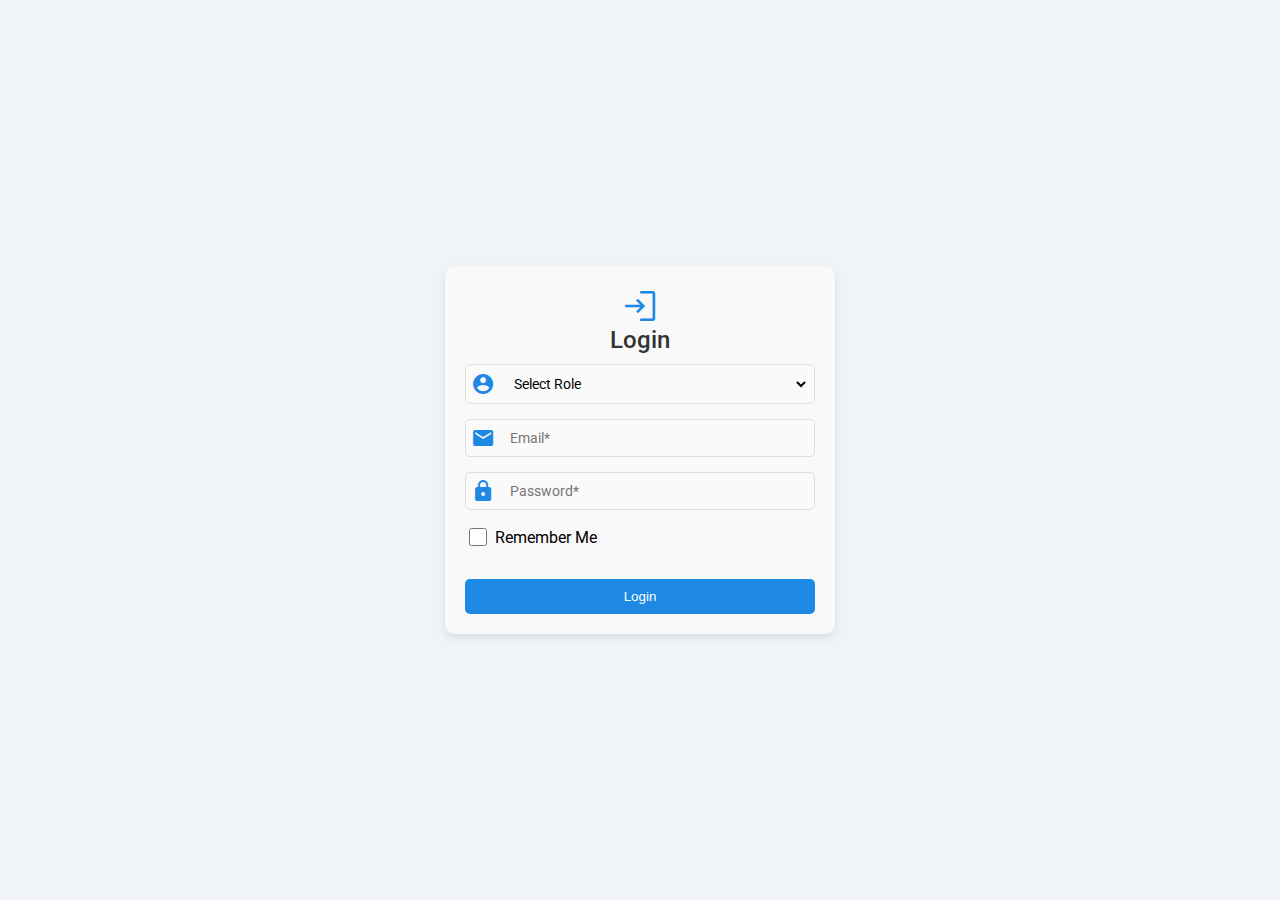
<file: index.html>
<!DOCTYPE html>
<html lang="en">
<head>
  <meta charset="UTF-8">
  <meta name="viewport" content="width=device-width, initial-scale=1.0">
  <title>Mentorship Platform Login</title>
  <link href="https://fonts.googleapis.com/css2?family=Roboto:wght@400;500&display=swap" rel="stylesheet">
  <link href="https://fonts.googleapis.com/icon?family=Material+Icons" rel="stylesheet">
  <link rel="stylesheet"
    href="https://fonts.googleapis.com/css2?family=Material+Symbols+Outlined:opsz,wght,FILL,GRAD@20..48,100..700,0..1,-50..200&icon_names=login" />
  <link rel="stylesheet" href="./CSS/styles.css">
  <link rel="icon" type="image/x-icon" href="./ASSETS/STUDENT-DASHBOARD/Logo.jpg">
</head>
<body>
  <div class="login-container">
    <span class="material-symbols-outlined">
      login
    </span>
    <h2>Login</h2>
    <form id="login-form">
      <div class="input-group">
        <span class="material-icons">account_circle</span>
        <select id="role" required>
          <option value="" disabled selected>Select Role</option>
          <option value="student">Student</option>
          <option value="mentor">Mentor</option>
        </select>
      </div>
      <div class="input-group">
        <span class="material-icons">email</span>
        <input type="email" id="email" placeholder="Email*" required>
      </div>
      <div class="input-group">
        <span class="material-icons">lock</span>
        <input type="password" id="password" placeholder="Password*" required>
      </div>
      <div class="input-group" id="mentor-id-group" style="display: none;">
        <span class="material-icons">badge</span>
        <input type="text" id="mentor-id" placeholder="Mentor ID">
      </div>
      <div class="remember-me">
        <input type="checkbox" id="rememberMeCheckbox" class="remember-me-checkbox">
        <label for="rememberMeCheckbox" class="remember-me-label">Remember Me</label>
      </div>
      <input type="submit" value="Login">
    </form>
  </div>
  <script src="./JS/script.js"></script>
</body>
</html>
</file>
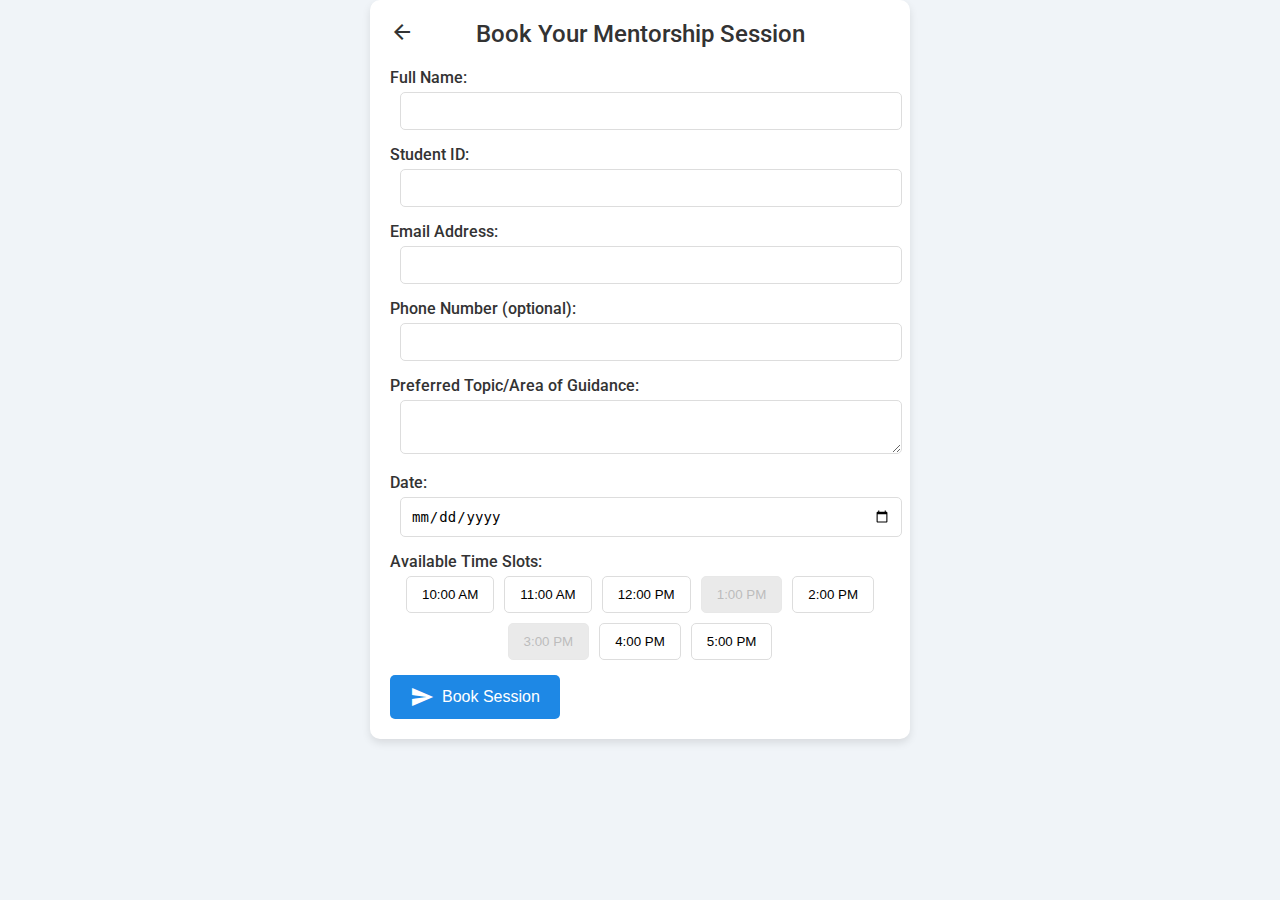
<file: book-slot.html>
<!DOCTYPE html>
<html lang="en">
<head>
    <meta charset="UTF-8">
    <meta name="viewport" content="width=device-width, initial-scale=1.0">
    <title>Book a Mentorship Slot</title>
    <link href="https://fonts.googleapis.com/css2?family=Roboto:wght@400;500&display=swap" rel="stylesheet">
    <link href="https://fonts.googleapis.com/icon?family=Material+Icons" rel="stylesheet">
    <link rel="stylesheet" href="./CSS/book-slot.css">
    <link rel="icon" type="image/x-icon" href="./ASSETS/STUDENT-DASHBOARD/Logo.jpg">
</head>
<body>
    <div class="booking-form-container">
        <span class="material-icons go-back" onclick="goBack()">arrow_back</span>
        <form id="booking-form">
            <h2>Book Your Mentorship Session</h2>
            
            <label for="student-name">Full Name:</label>
            <input type="text" id="student-name" name="student-name" required>
            
            <label for="student-id">Student ID:</label>
            <input type="text" id="student-id" name="student-id" required>
            
            <label for="email">Email Address:</label>
            <input type="email" id="email" name="email" required>
            
            <label for="phone">Phone Number (optional):</label>
            <input type="tel" id="phone" name="phone">
            
            <label for="guidance-topic">Preferred Topic/Area of Guidance:</label>
            <textarea id="guidance-topic" name="guidance-topic" required></textarea>
            
            <label for="date">Date:</label>
            <input type="date" name="date" id="date">
            
            <label for="timeslot">Available Time Slots:</label>
            <div class="timeslot-container" id="timeslot-container">
                <!-- Static slots with some booked -->
                <button type="button" class="timeslot" data-value="10:00 AM">10:00 AM</button>
                <button type="button" class="timeslot" data-value="11:00 AM">11:00 AM</button>
                <button type="button" class="timeslot" data-value="12:00 PM">12:00 PM</button>
                <button type="button" class="timeslot booked" data-value="1:00 PM" disabled>1:00 PM</button>
                <button type="button" class="timeslot" data-value="2:00 PM">2:00 PM</button>
                <button type="button" class="timeslot booked" data-value="3:00 PM" disabled>3:00 PM</button>
                <button type="button" class="timeslot" data-value="4:00 PM">4:00 PM</button>
                <button type="button" class="timeslot" data-value="5:00 PM">5:00 PM</button>
            </div>
            
            <input type="hidden" id="timeslot" name="timeslot" required>
            
            <button type="submit">
                <span class="material-icons">send</span> Book Session
            </button>
        </form>
    </div>
    <div class="success-message" id="successMessage">
        <span class="material-icons">check_circle</span>
        <p>Slot booked successfully!</p>
    </div>
    <script src="./JS/book-slot.js"></script>
</body>
</html>
</file>
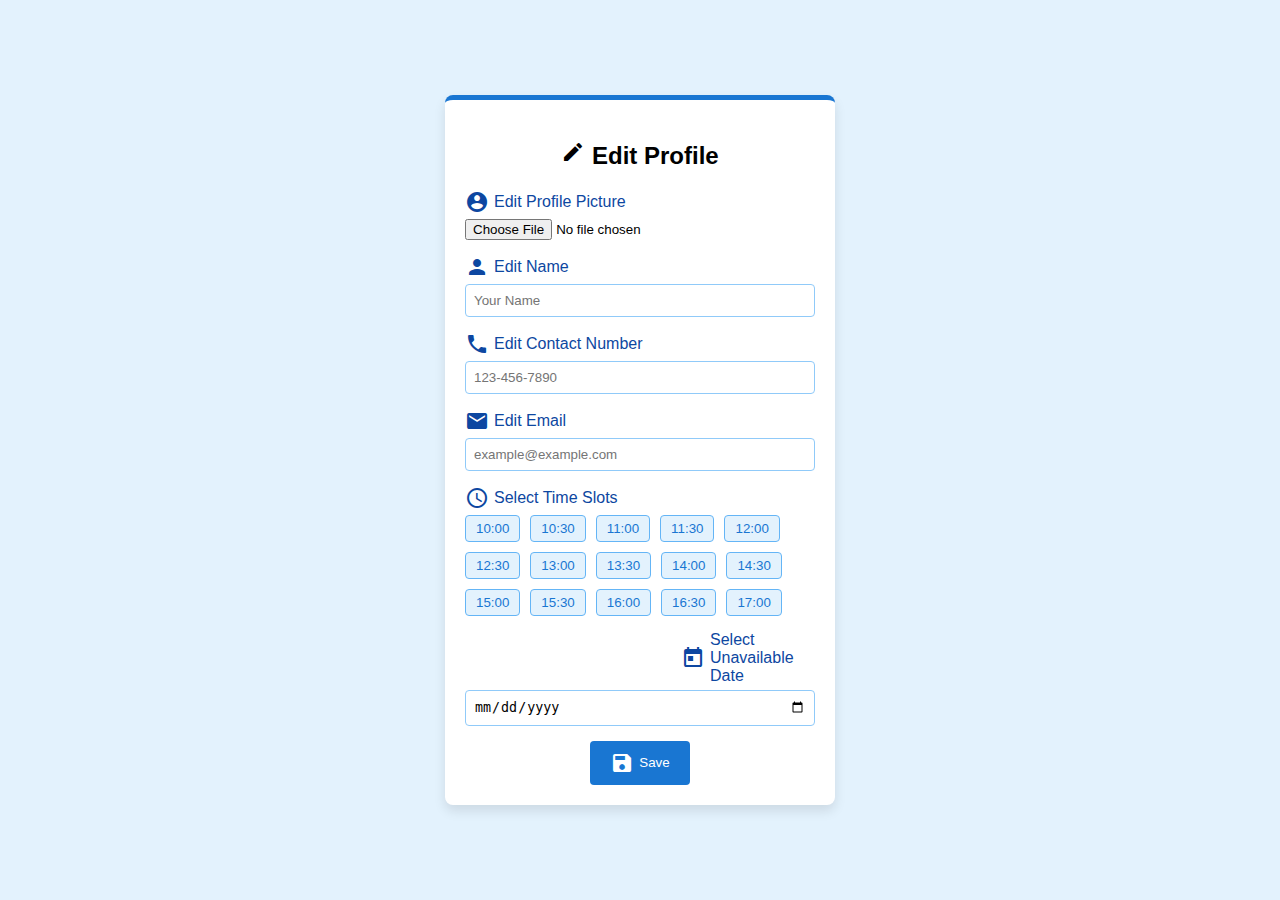
<file: edit-profile.html>
<!DOCTYPE html>
<html lang="en">

<head>
    <meta charset="UTF-8">
    <meta name="viewport" content="width=device-width, initial-scale=1.0">
    <title>Edit Profile Card</title>
    <link rel="stylesheet" href="./CSS/edit-profile.css">
    <link rel="icon" type="image/x-icon" href="./ASSETS/STUDENT-DASHBOARD/Logo.jpg">
    <link href="https://fonts.googleapis.com/css2?family=Material+Icons" rel="stylesheet">
</head>

<body>
    <div class="profile-card2">
        <h2><span class="material-icons">edit</span> Edit Profile</h2>
        <div class="profile-picture2">
            <label for="profilePic"><span class="material-icons">account_circle</span> Edit Profile Picture</label>
            <input type="file" id="profilePic2" accept="image/*">
        </div>
        <div class="input-group2">
            <label for="name"><span class="material-icons">person</span> Edit Name</label>
            <input type="text" id="name" placeholder="Your Name">
        </div>
        <div class="input-group2">
            <label for="contact"><span class="material-icons">phone</span> Edit Contact Number</label>
            <input type="tel" id="contact" placeholder="123-456-7890">
        </div>
        <div class="input-group2">
            <label for="email"><span class="material-icons">email</span> Edit Email</label>
            <input type="email" id="email" placeholder="example@example.com">
        </div>
        <div class="time-slots2">
            <label><span class="material-icons">schedule</span> Select Time Slots</label>
            <div id="timeSlotsContainer"></div>
        </div>
        <div class="date-picker2">
            <label for="unavailableDate"><span class="material-icons">calendar_today</span> Select Unavailable
                Date</label>
            <input type="date" id="unavailableDate">
        </div>
        <button class="save-btn2" onclick="showSuccessMessage()"><span class="material-icons">save</span> Save</button>
    </div>

    <div class="success-message" id="successMessage">
        <span class="material-icons">check_circle</span>
        <p>Saved successfully!</p>
    </div>
    <script src="./JS/edit-profile.js"></script>
</body>

</html>
</file>
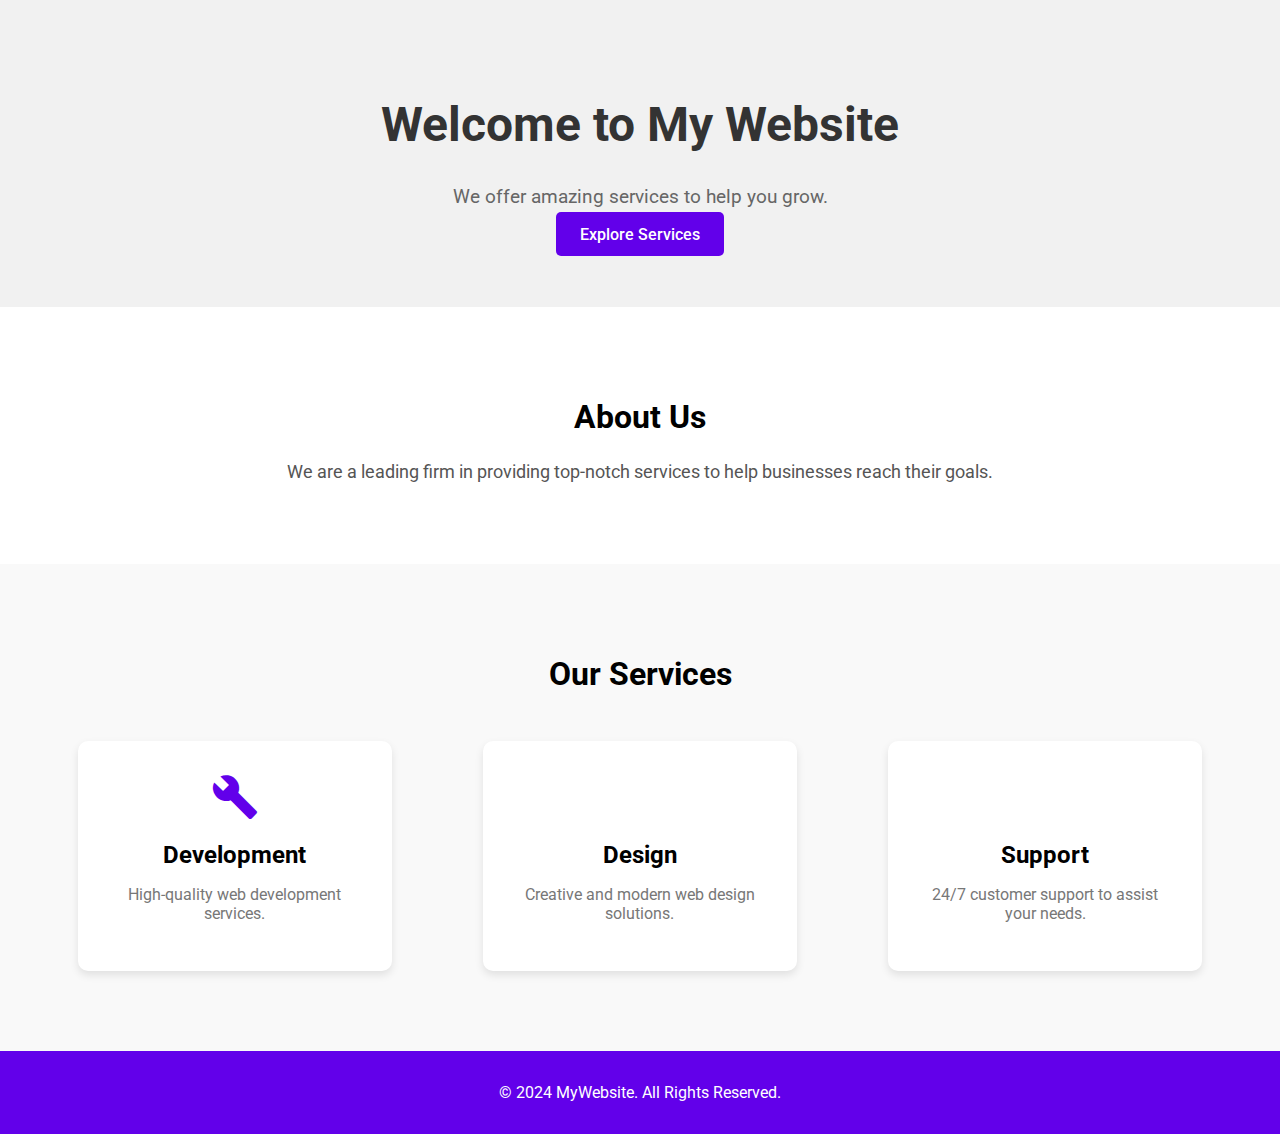
<file: homepage.html>
<!DOCTYPE html>
<html lang="en">
<head>
    <meta charset="UTF-8">
    <meta name="viewport" content="width=device-width, initial-scale=1.0">
    <meta http-equiv="X-UA-Compatible" content="ie=edge">
    <title>Homepage</title>

    <!-- Google Fonts -->
    <link href="https://fonts.googleapis.com/css2?family=Roboto:wght@300;400;500;700&display=swap" rel="stylesheet">
    
    <!-- Material Icons -->
    <link href="https://fonts.googleapis.com/icon?family=Material+Icons" rel="stylesheet">
    <link rel="icon" type="image/x-icon" href="./ASSETS/STUDENT-DASHBOARD/Logo.jpg">
    <!-- CSS -->
    <link rel="stylesheet" href="./CSS/homepage.css">
</head>
<body>
    <!-- Hero Section -->
    <section class="hero" id="home">
        <div class="hero-content">
            <h1>Welcome to My Website</h1>
            <p>We offer amazing services to help you grow.</p>
            <a href="#services" class="cta-button">Explore Services</a>
        </div>
    </section>

    <!-- About Section -->
    <section class="about" id="about">
        <h2>About Us</h2>
        <p>We are a leading firm in providing top-notch services to help businesses reach their goals.</p>
    </section>

    <!-- Services Section -->
    <section class="services" id="services">
        <h2>Our Services</h2>
        <div class="service-cards">
            <div class="card">
                <span class="material-icons">build</span>
                <h3>Development</h3>
                <p>High-quality web development services.</p>
            </div>
            <div class="card">
                <span class="material-icons">design_services</span>
                <h3>Design</h3>
                <p>Creative and modern web design solutions.</p>
            </div>
            <div class="card">
                <span class="material-icons">support_agent</span>
                <h3>Support</h3>
                <p>24/7 customer support to assist your needs.</p>
            </div>
        </div>
    </section>

    <!-- Footer Section -->
    <footer>
        <p>&copy; 2024 MyWebsite. All Rights Reserved.</p>
    </footer>


</body>
</html>
</file>
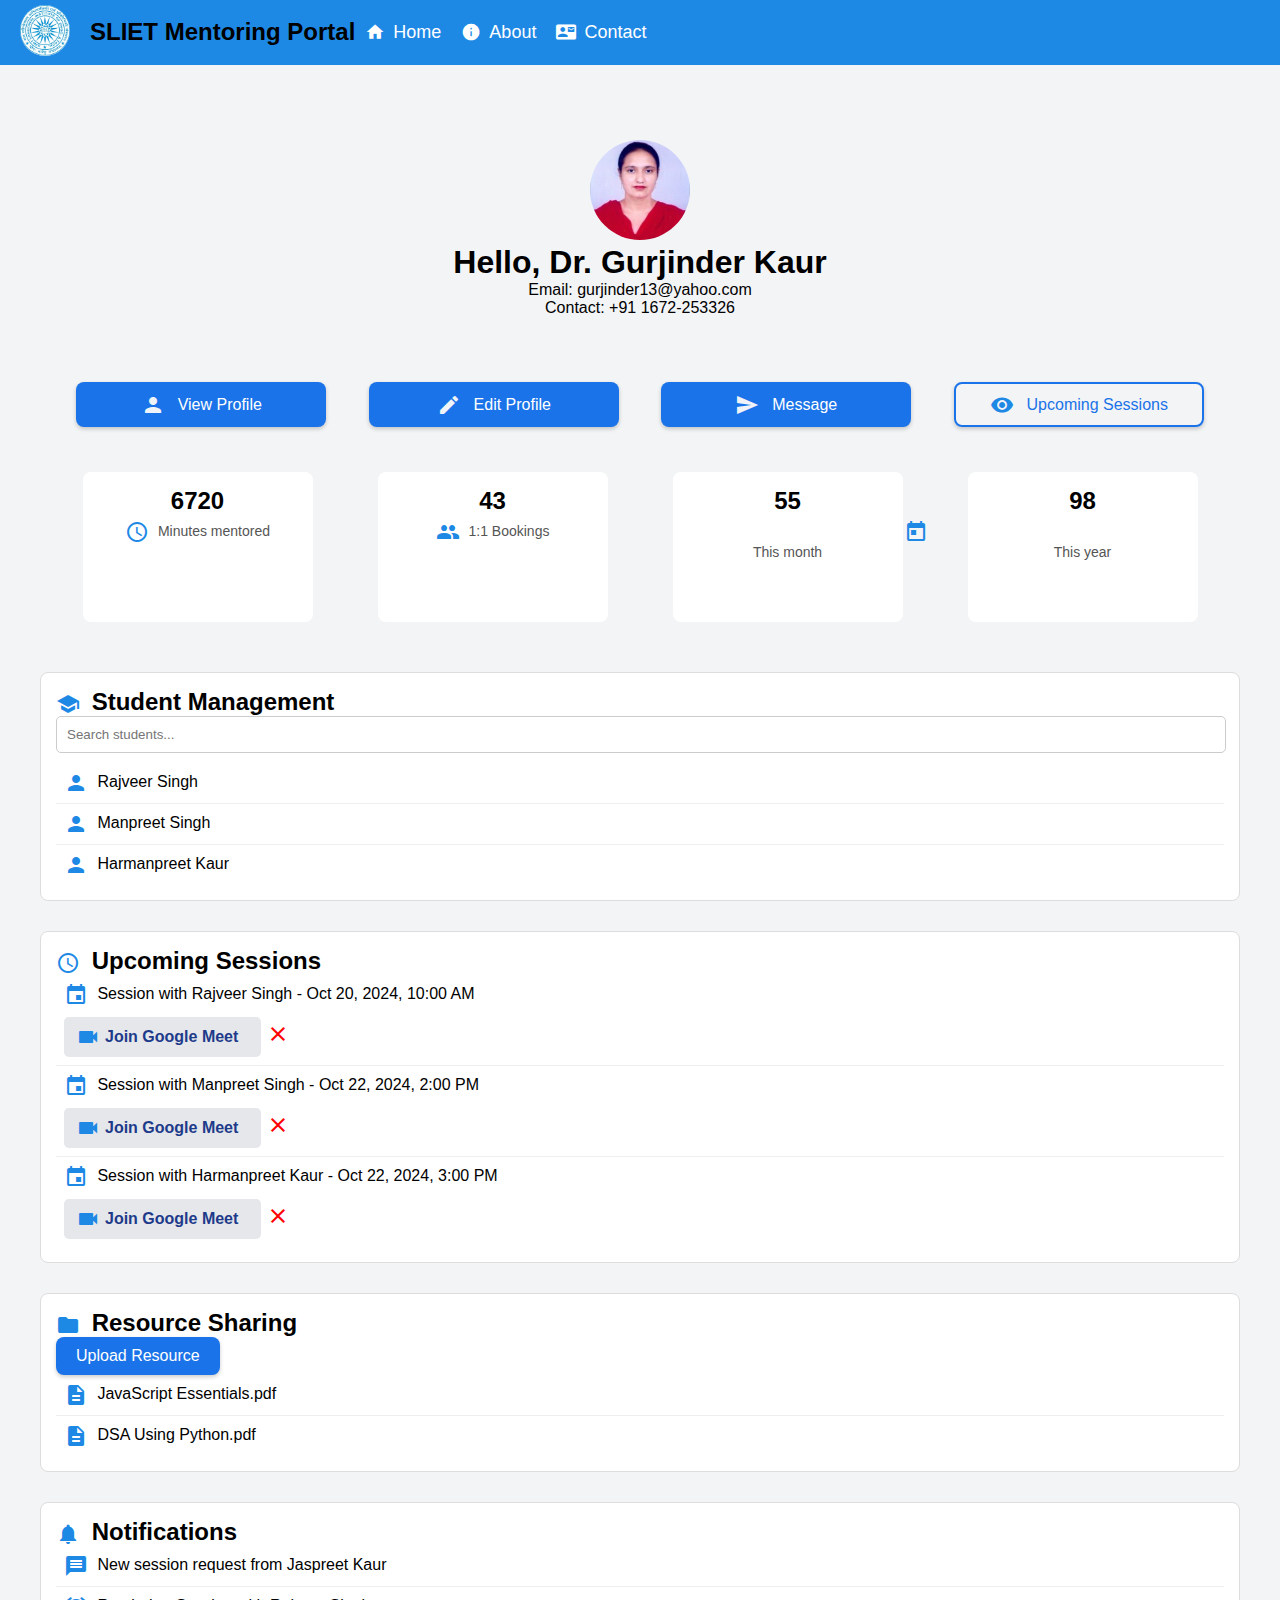
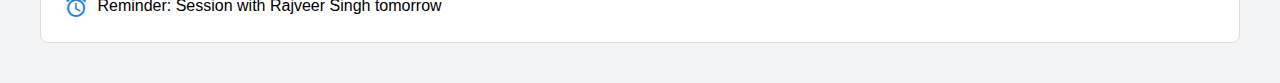
<file: mentor-dashboard.html>
<!DOCTYPE html>
<html lang="en">

<head>
    <meta charset="UTF-8">
    <meta name="viewport" content="width=device-width, initial-scale=1.0">
    <title>Mentor Dashboard</title>
    <link rel="stylesheet" href="./CSS/mentor-dashboard.css">
    <link rel="stylesheet" href="./CSS/profile.css">
    <link rel="stylesheet" href="https://fonts.googleapis.com/icon?family=Material+Icons">
    <link rel="icon" type="image/x-icon" href="./ASSETS/STUDENT-DASHBOARD/Logo.jpg">
</head>

<body>

    <nav class="navbar" style="position: fixed;">
        <div class="navbar-container">
            <div class="logo">
                <img src="./ASSETS/STUDENT-DASHBOARD/Logo.jpg" alt="Logo" class="nav-logo-jpg" />
            </div>
            <div class="title">
                <h1 style="color: black;">SLIET Mentoring Portal</h1>
            </div>
            <ul class="nav-links">
                <li><a href="/Zeus-BT/index.html"><i class="material-icons" style="color: white; margin-left: 10px;">home</i>Home</a>
                </li>
                <li><a href="/Zeus-BT/about.html"><i class="material-icons" style="color: white;">info</i>About</a></li>
                <li><a href="/Zeus-BT/contact-us.html"><i class="material-icons" style="color: white;">contact_mail</i>Contact</a></li>
            </ul>
        </div>
    </nav>
    <div class="dashboard">
        <main class="dashboard-main">
            <div class="user-info">
                <img src="./assets/placeholder-image.jpeg" alt="Your Profile Picture">
                <h1>Hello, Dr. Gurjinder Kaur</h1>
                <p>Email: gurjinder13@yahoo.com</p>
                <p>Contact: +91 1672-253326</p>
            </div>

            <div class="quick-actions">
                <button onclick="viewProfile()" class="custom-button">
                    <span class="material-icons white">person</span>
                    View Profile
                </button>
                <a href="./edit-profile.html" target="asdfasdf" style="text-decoration: none">

                    <button class="custom-button" id="editProfileIcon">
                        <span class="material-icons white">edit</span>
                        Edit Profile
                    </button>
                </a>

                <button class="custom-button" onclick="openMessageModal()">
                    <span class="material-icons white">send</span>
                    Message
                </button>
                <button class="outlined-button" onclick="scrollToSection()">
                    <span class="material-icons">visibility</span>
                    Upcoming Sessions
                </button>
            </div>

            <div class="statistics">
                <div class="statistic" data-category="minutesMentored">
                    <h2>6720</h2>
                    <p><span class="material-icons">access_time</span> Minutes mentored</p>
                </div>
                <div class="statistic" data-category="oneToOneBookings">
                    <h2>43</h2>
                    <p><span class="material-icons">people</span> 1:1 Bookings</p>
                </div>
                <div class="statistic" data-category="thisMonth">
                    <h2>55</h2>
                    <p><span class="material-icons">calendar_today</span> This month</p>
                </div>
                <div class="statistic" data-category="thisYear">
                    <h2>98</h2>
                    <p><span class="material-icons">calendar_month</span> This year</p>
                </div>
            </div>

            <div class="student-management">
                <h2><span class="material-icons">school</span> Student Management</h2>
                <input type="text" placeholder="Search students..." id="search-student">
                <ul id="student-list">
                    <li><span class="material-icons">person</span> Rajveer Singh</li>
                    <li><span class="material-icons">person</span> Manpreet Singh</li>
                    <li><span class="material-icons">person</span> Harmanpreet Kaur</li>
                </ul>
            </div>

            <div class="schedule" id="schedule">
                <h2><span class="material-icons">schedule</span> Upcoming Sessions</h2>
                <ul id="session-list">
                    <li>
                        <span class="material-icons">event</span> Session with Rajveer Singh - Oct 20, 2024, 10:00 AM
                        <div class="gmeet" style="display: flex;">
                            <a href="https://meet.google.com/abc-defg-hij" target="_blank" class="meet-link">
                                <span class="material-icons">videocam</span> Join Google Meet
                            </a>
                            <button class="cancel-btn ">
                                <span class="material-icons red">close</span>
                            </button>
                        </div>
                    </li>
                    <li><span class="material-icons">event</span> Session with Manpreet Singh - Oct 22, 2024, 2:00 PM
                        <div class="gmeet" style="display: flex;">
                            <a href="https://meet.google.com/abc-defg-hij" target="_blank" class="meet-link">
                                <span class="material-icons">videocam</span> Join Google Meet
                            </a>
                            <button class="cancel-btn ">
                                <span class="material-icons red">close</span>
                            </button>
                        </div>
                    </li>
                    <li><span class="material-icons">event</span> Session with Harmanpreet Kaur - Oct 22, 2024, 3:00 PM
                        <div class="gmeet" style="display: flex;">
                            <a href="https://meet.google.com/abc-defg-hij" target="_blank" class="meet-link">
                                <span class="material-icons">videocam</span> Join Google Meet
                            </a>
                            <button class="cancel-btn ">
                                <span class="material-icons red">close</span>
                            </button>
                        </div>
                    </li>
                </ul>
            </div>

            <div class="resources">
                <h2><span class="material-icons">folder</span> Resource Sharing</h2>
                <button class="custom-button" id="uploadResourceButton">
                    <input type="file" id="fileInput" style="display: none;" />
                    Upload Resource
                </button>
                <ul id="resource-list">
                    <li><span class="material-icons">description</span> JavaScript Essentials.pdf</li>
                    <li><span class="material-icons">description</span> DSA Using Python.pdf</li>
                </ul>
            </div>

            <div class="notifications">
                <h2><span class="material-icons">notifications</span> Notifications</h2>
                <ul id="notification-list">
                    <li><span class="material-icons">message</span> New session request from Jaspreet Kaur</li>
                    <li><span class="material-icons">alarm</span> Reminder: Session with Rajveer Singh tomorrow</li>
                </ul>
            </div>
        </main>
    </div>
    <!-- Translucent Overlay -->
    <div id="overlay" class="overlay hidden" onclick="closeProfile()"></div>

    <!-- Profile Section (will be populated dynamically) -->
    <div id="profileSection" class="profile-section hidden"></div>
    <div id="messageModal" class="modal hidden">
        <div class="modal-content">
            <span class="close-button" onclick="closeMessageModal()">&times;</span>
            <h1>Notice Page</h1>
            <div class="message-form">
                <select id="studentSelect">
                    <option value="">Select option</option>
                    <option value="Student 1">Rajveer Singh</option>
                    <option value="Student 2">Manpreet Singh</option>
                    <option value="Student 3">Harmanpreet Kaur</option>
                    <option value="Global Notice">Global Notice</option>
                </select>
                <input type="text" id="messageInput" placeholder="Type your message here..." />
                <button id="sendButton">Send</button>
            </div>

            <div class="message-list" id="messageList">
                <!-- Messages will appear here -->
            </div>
        </div>
    </div>
    <!-- Profile Edit Modal (Hidden by default) -->
    <div id="editProfileModal" class="modal hidden">
        <div class="modal-content profile-card">
            <span class="close" onclick="closeEditProfileModal()">&times;</span>
            <h2><span class="material-icons">edit</span> Edit Profile</h2>

            <div class="profile-picture">
                <label for="profilePic"><span class="material-icons">account_circle</span> Edit Profile Picture</label>
                <input type="file" id="profilePic" accept="image/*">
            </div>

            <div class="input-group">
                <label for="name"><span class="material-icons">person</span> Edit Name</label>
                <input type="text" id="name" placeholder="Your Name">
            </div>

            <div class="input-group">
                <label for="contact"><span class="material-icons">phone</span> Edit Contact Number</label>
                <input type="tel" id="contact" placeholder="123-456-7890">
            </div>

            <div class="input-group">
                <label for="email"><span class="material-icons">email</span> Edit Email</label>
                <input type="email" id="email" placeholder="example@example.com">
            </div>

            <div class="time-slots">
                <label><span class="material-icons">schedule</span> Select Unavailable Time Slots</label>
                <div id="timeSlotsContainer"></div>
            </div>

            <div class="date-picker">
                <label for="unavailableDate"><span class="material-icons">calendar_today</span> Select Unavailable
                    Date</label>
                <input type="date" id="unavailableDate">
            </div>

            <button class="save-btn" onclick="saveProfile()"><span class="material-icons">save</span> Save</button>
        </div>
    </div>


    <script src="./JS/mentor-dashboard.js"></script>
    <script src="./JS/profile.js"></script>

</body>

</html>
</file>
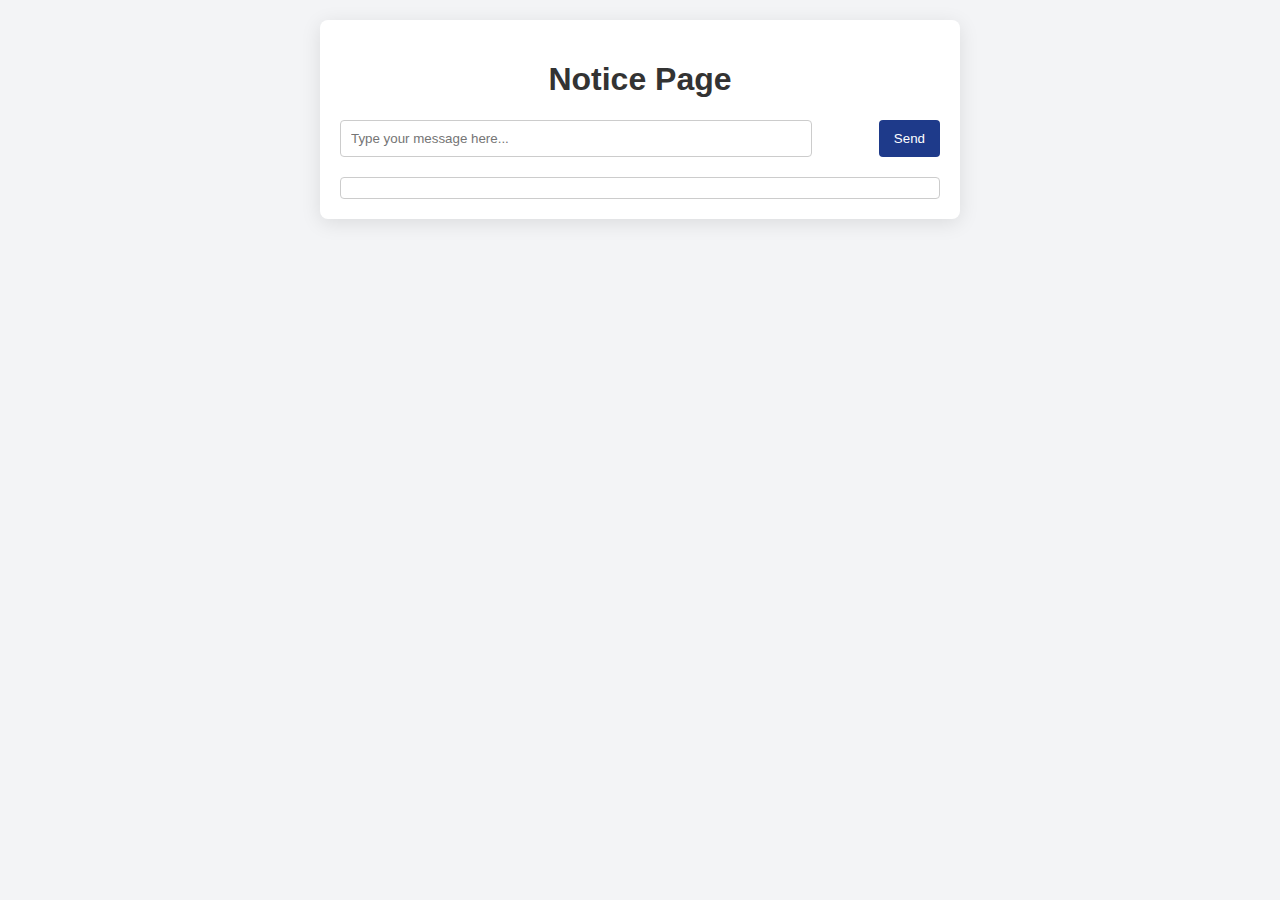
<file: message.html>
<!DOCTYPE html>
<html lang="en">

<head>
    <meta charset="UTF-8">
    <meta name="viewport" content="width=device-width, initial-scale=1.0">
    <title>Notice Page</title>
    <link rel="stylesheet" href="./CSS/message.css">
    <link rel="icon" type="image/x-icon" href="./ASSETS/STUDENT-DASHBOARD/Logo.jpg">
</head>

<body>
    <div class="container">
        <h1>Notice Page</h1>
        <div class="message-form">
            <input type="text" id="messageInput" placeholder="Type your message here..." />
            <button id="sendButton">Send</button>
        </div>
        <div class="message-list" id="messageList">
            <!-- Messages will appear here -->
        </div>
    </div>

    <script src="./JS/message.js"></script>
</body>

</html>
</file>
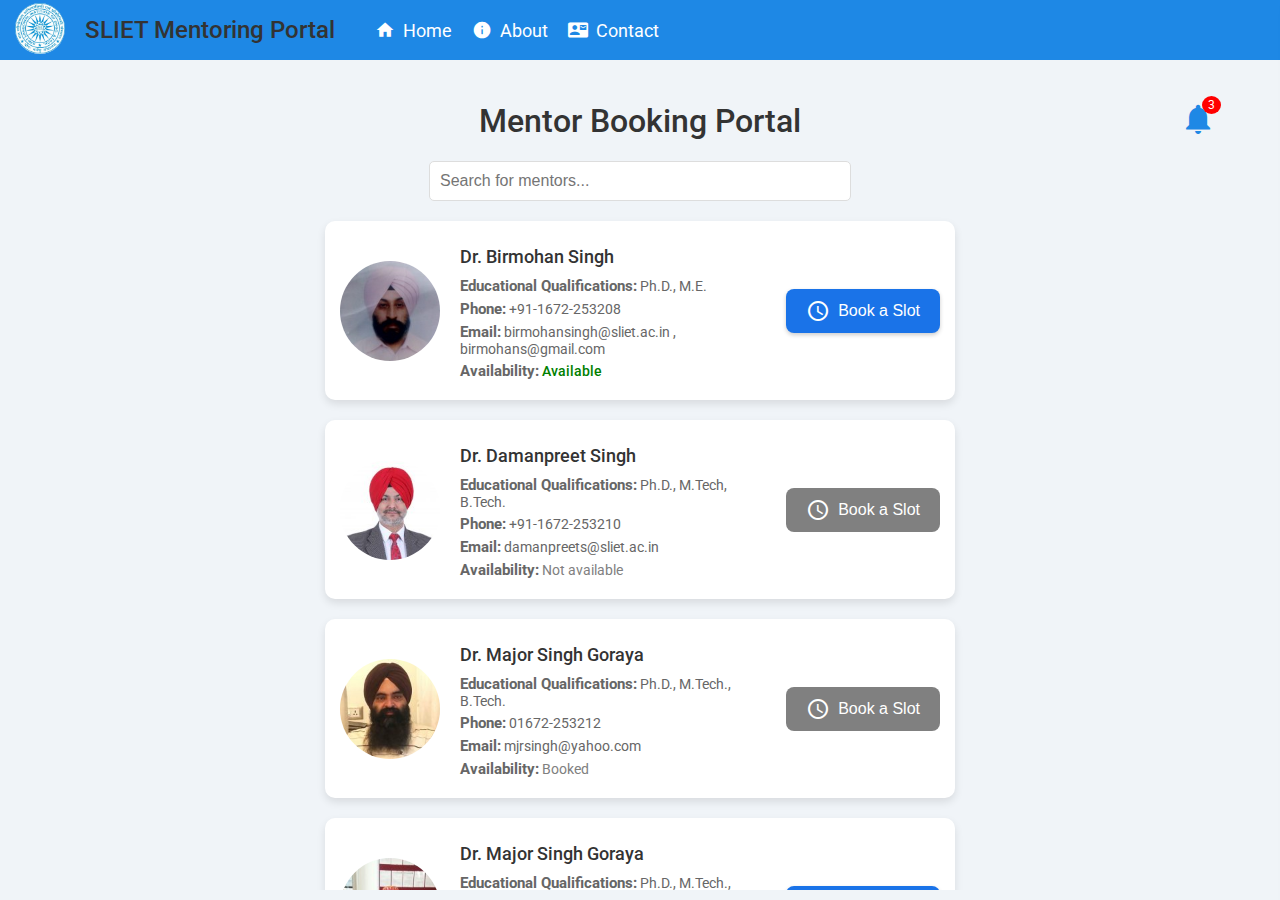
<file: student-dashboard.html>
<!DOCTYPE html>
<html lang="en">

<head>
    <meta charset="UTF-8">
    <meta name="viewport" content="width=device-width, initial-scale=1.0">
    <title>Mentor Booking Portal</title>
    <link href="https://fonts.googleapis.com/css2?family=Roboto:wght@400;500&display=swap" rel="stylesheet">
    <link href="https://fonts.googleapis.com/icon?family=Material+Icons" rel="stylesheet">
    <link rel="stylesheet" href="./CSS/student-dashboard.css">
    <link rel="icon" type="image/x-icon" href="./ASSETS/STUDENT-DASHBOARD/Logo.jpg">
</head>

<body>
    <!-- <header>
        <nav>
            <a href="index.html">Home</a>
            <a href="about.html">About</a>
            <a href="contact.html">Contact Us</a>
        </nav>
    </header> -->
    <nav class="navbar">
        <div class="navbar-container">
            <div class="logo">
                <img src="././ASSETS/STUDENT-DASHBOARD/Logo.jpg" alt="Logo" class="nav-logo-jpg" />
            </div>
            <div class="title">
                <h1>SLIET Mentoring Portal</h1>
            </div>
            <ul class="nav-links">
                <li><a href="/Zeus-BT/index.html"><i class="material-icons">home</i>Home</a></li>
                <li><a href="/Zeus-BT/about.html"><i class="material-icons">info</i>About</a></li>
                <li><a href="/Zeus-BT/contact-us.html"><i class="material-icons">contact_mail</i>Contact</a></li>
            </ul>
        </div>
    </nav>
    <div class="dashboard-container">
        <div class="header">
            <h1>Mentor Booking Portal</h1>
            <div class="notification-icon" onclick="toggleNotifications()">
                <span class="material-icons">notifications</span>
                <span class="notification-count">3</span>
            </div>
        </div>
        <div class="overlay" id="overlay" onclick="toggleNotifications()"></div>
        <div class="notification-panel" id="notificationPanel">
            <div class="notification-header">
                <h2>Notifications</h2>
                <span class="material-icons close-btn" onclick="toggleNotifications()">close</span>
            </div>
            <div class="notification-content">
                <div class="notification">
                    <div class="notification-div">
                        <a href="https://calendar.google.com/" target="_blank">
                            <span class="material-icons">event</span>
                        </a>
                        <p>
                            You have an upcoming session with Dr. Birmohan Singh at 3:00 PM
                        </p>
                    </div>
                    <div class="cancel-session">cancel</div>
                </div>
                <div class="notification">
                    <div class="notification-div">
                        <a href="https://calendar.google.com/" target="_blank">
                            <span class="material-icons">event</span>
                        </a>
                        <p>
                            You have an upcoming session with Dr. Damanpreet Singh at 5:00
                            PM
                        </p>
                    </div>
                    <div class="cancel-session">cancel</div>
                </div>
                <div class="notification">
                    <div class="notification-div">
                        <!-- <a href="https://calendar.google.com/" target="_blank"> -->
                        <span class="material-icons">message</span>
                        </a>
                        <p>
                            Dr. Manoj Sachan: "Submit your assignment by 11:59 PM today"
                        </p>
                    </div>
                    <div class="mark-as-seen-button">Mark as seen</div>
                </div>
                <div class="notification">
                    <div class="notification-div">
                        <a href="https://calendar.google.com/" target="_blank">
                            <span class="material-icons">event</span>
                        </a>
                        <p>
                            You have an upcoming session with Dr. Damanpreet Singh at 9:00
                            PM
                        </p>
                    </div>
                    <div class="cancel-session">cancel</div>
                </div>
            </div>
        </div>
        <div class="search-box">
            <input type="text" id="search" placeholder="Search for mentors..." />
        </div>
        <div class="mentor-list">
            <div class="mentor-card">

                <img src="././ASSETS/STUDENT-DASHBOARD/mentor1.jpg" alt="Mentor Image">

                <div class="mentor-info">
                    <h2>Dr. Birmohan Singh</h2>
                    <p>
                        <span class="details-heading">Educational Qualifications:</span>
                        Ph.D., M.E.
                    </p>
                    <p><span class="details-heading">Phone:</span> +91-1672-253208</p>
                    <p>
                        <span class="details-heading">Email:</span>
                        birmohansingh@sliet.ac.in , birmohans@gmail.com
                    </p>
                    <p>
                        <span class="details-heading">Availability:</span>
                        <span class="available">Available</span>
                    </p>
                </div>
                <button class="book-slot" onclick="location.href='book-slot.html'">
                    <span class="material-icons">schedule</span> Book a Slot
                </button>
            </div>
            <div class="mentor-card">
                <img src="./ASSETS/STUDENT-DASHBOARD/mentor2.jpg" alt="Mentor Image" />
                <div class="mentor-info">
                    <h2>Dr. Damanpreet Singh</h2>
                    <p>
                        <span class="details-heading">Educational Qualifications:</span>
                        Ph.D., M.Tech, B.Tech.
                    </p>
                    <p><span class="details-heading">Phone:</span> +91-1672-253210</p>
                    <p>
                        <span class="details-heading">Email:</span>
                        damanpreets@sliet.ac.in
                    </p>
                    <p>
                        <span class="details-heading">Availability:</span>
                        <span class="not-available">Not available</span>
                    </p>
                </div>
                <button class="book-slot disabled" onclick="location.href='book-slot.html'">
                    <span class="material-icons">schedule</span> Book a Slot
                </button>
            </div>
            <div class="mentor-card">
                <img src="./ASSETS/STUDENT-DASHBOARD/mentor3.jpg" alt="Mentor Image" />
                <div class="mentor-info">
                    <h2>Dr. Major Singh Goraya</h2>
                    <p>
                        <span class="details-heading">Educational Qualifications:</span>
                        Ph.D., M.Tech., B.Tech.
                    </p>
                    <p><span class="details-heading">Phone:</span> 01672-253212</p>
                    <p>
                        <span class="details-heading">Email:</span> mjrsingh@yahoo.com
                    </p>
                    <p>
                        <span class="details-heading">Availability:</span>
                        <span class="not-available">Booked</span>
                    </p>
                </div>
                <button class="book-slot disabled" onclick="location.href='book-slot.html'">
                    <span class="material-icons">schedule</span> Book a Slot
                </button>
            </div>
            <div class="mentor-card">
                <img src="./ASSETS/STUDENT-DASHBOARD/mentor4.jpg" alt="Mentor Image" />
                <div class="mentor-info">
                    <h2>Dr. Major Singh Goraya</h2>
                    <p>
                        <span class="details-heading">Educational Qualifications:</span>
                        Ph.D., M.Tech., B.Tech.
                    </p>
                    <p><span class="details-heading">Phone:</span> 01672-253212</p>
                    <p>
                        <span class="details-heading">Email:</span> mjrsingh@yahoo.com
                    </p>
                    <p>
                        <span class="details-heading">Availability:</span>
                        <span class="available">Available</span>
                    </p>
                </div>
                <button class="book-slot" onclick="location.href='book-slot.html'">
                    <span class="material-icons">schedule</span> Book a Slot
                </button>
            </div>
            <div class="mentor-card ">
                <img src="./ASSETS/STUDENT-DASHBOARD/mentor5.jpg" alt="Mentor Image" />
                <div class="mentor-info">
                    <h2>Dr. Manoj Sachan</h2>
                    <p>
                        <span class="details-heading">Educational Qualifications:</span>
                        B.Tech(Computer Science) , M.E(Computer Science), Ph.D (Computer
                        Science & Engineering)
                    </p>
                    <p><span class="details-heading">Phone:</span> +91-1672-253214</p>
                    <p>
                        <span class="details-heading">Email:</span>
                        manojsachan@sliet.ac.in, manojsachan@gmail.com
                    </p>
                    <p>
                        <span class="details-heading">Availability:</span>
                        <span class="not-available">Booked</span>
                    </p>
                </div>
                <button class="book-slot disabled" onclick="location.href='book-slot.html'">
                    <span class="material-icons">schedule</span> Book a Slot
                </button>
            </div>
            <div class="mentor-card">
                <img src="./ASSETS/STUDENT-DASHBOARD/mentor6.jpg" alt="Mentor Image" />
                <div class="mentor-info">
                    <h2>Dr. Gurjinder Kaur</h2>
                    <p>
                        <span class="details-heading">Educational Qualifications:</span>
                        B.E. Kyrgyz Technical University, Bishkek M.S. BITS, Pilani Ph.D
                        SLIET, Longowal
                    </p>
                    <p><span class="details-heading">Phone:</span> +91-1672-253326</p>
                    <p>
                        <span class="details-heading">Email:</span> gurjinder13@yahoo.com
                    </p>
                    <p>
                        <span class="details-heading">Availability:</span>
                        <span class="available">Available</span>
                    </p>
                </div>
                <button class="book-slot" onclick="location.href='book-slot.html'">
                    <span class="material-icons">schedule</span> Book a Slot
                </button>
            </div>
        </div>
        <button class="view-more-btn">View More</button>
    </div>
    <script src="./JS/student-dashboard.js"></script>
</body>

</html>
</file>
<file: CSS/styles.css>
body {
  font-family: "Roboto", sans-serif;
  display: flex;
  justify-content: center;
  align-items: center;
  height: 100vh;
  background-color: #f0f4f8;
  margin: 0;
}

.material-symbols-outlined {
  font-variation-settings: "FILL" 1, "wght" 400, "GRAD" 0, "opsz" 48;
  display: flex;
  justify-content: center;
  align-items: center;
  color: #1e88e5;
  font-size: 40px;
}

.login-container {
  background: #f9f9f9;
  padding: 20px 20px;
  border-radius: 10px;
  box-shadow: 0 4px 8px rgba(0, 0, 0, 0.1);
  width: 350px;
}

.login-container h2 {
  margin-bottom: 10px;
  font-weight: 500;
  text-align: center;
  color: #333;
  margin-top: 0;
}

.input-group {
  display: flex;
  align-items: center;
  margin-bottom: 15px;
  background: #fafafa;
  border-radius: 5px;
  border: 1px solid #ddd;
  padding: 5px;
}

.input-group span.material-icons {
  color: #1e88e5;
  margin-right: 10px;
}

.input-group select,
.input-group input {
  border: none;
  background: transparent;
  outline: none;
  width: 100%;
  padding: 5px 5px;
  font-size: 14px;
  font-family: "Roboto", sans-serif;
}

.login-container input[type="submit"] {
  background-color: #1e88e5;
  color: #fff;
  border: none;
  cursor: pointer;
  font-weight: 500;
  padding: 10px;
  border-radius: 5px;
  transition: background-color 0.3s ease;
  width: 100%;
}

.login-container input[type="submit"]:hover {
  background-color: #1565c0;
}

.input-group select:focus,
.input-group input:focus {
  border-color: #1e88e5;
  outline: none;
}

.remember-me {
  display: flex;
  align-items: center;
  margin: 10px 0 30px 0;
  cursor: pointer;
}

.remember-me-checkbox {
  /* appearance: none; */
  width: 18px;
  height: 18px;
  border: 2px solid #ccc;
  border-radius: 3px;
  margin-right: 8px;
  cursor: pointer;
  transition: background-color 0.3s, border-color 0.3s;
  position: relative;
}
</file>
<file: CSS/book-slot.css>
body {
    font-family: "Roboto", sans-serif;
    background-color: #f0f4f8;
    margin: 0;
    padding: 0;
    display: flex;
    justify-content: center;
    align-items: center;
    /* height: 100vh; */
}

.booking-form-container {
    background: #fff;
    padding: 20px;
    border-radius: 10px;
    box-shadow: 0 4px 8px rgba(0, 0, 0, 0.1);
    width: 90%;
    max-width: 500px;
    position: relative;
}

.go-back {
    position: absolute;
    top: 20px;
    left: 20px;
    cursor: pointer;
    font-size: 24px;
    color: #333;
}

#booking-form h2 {
    margin-top: 0;
    color: #333;
    font-weight: 500;
    text-align: center;
}

#booking-form label {
    display: block;
    margin-bottom: 5px;
    color: #333;
    font-weight: 500;
}

#booking-form input,
#booking-form textarea {
    width: 96%;
    padding: 10px;
    margin-bottom: 15px;
    border: 1px solid #ddd;
    border-radius: 5px;
    font-size: 14px;
    outline: none;
}

#booking-form button:not(.timeslot) {
    background-color: #1e88e5;
    color: white;
    border: none;
    cursor: pointer;
    padding: 10px 20px;
    border-radius: 5px;
    font-size: 16px;
    display: flex;
    align-items: center;
    justify-content: center;
    gap: 8px;
    transition: background-color 0.3s ease;
}

#booking-form button:not(.timeslot):hover {
    background-color: #1565c0;
}

.timeslot-container {
    display: flex;
    flex-wrap: wrap;
    gap: 10px;
    margin-bottom: 15px;
}

.timeslot {
    background-color: white;
    border: 1px solid #ddd;
    border-radius: 5px;
    padding: 10px 15px;
    cursor: pointer;
    transition: background-color 0.3s ease, border-color 0.3s ease;
}

.timeslot.active {
    background-color: #1e88e5;
    color: white;
    border-color: #1e88e5;
}

.timeslot.booked {
    background-color: #e0e0e0;
    color: #999;
    border-color: #ddd;
    cursor: not-allowed;
    opacity: 0.65;
}

.timeslot.booked:hover {
    background-color: #ccc8c8;
}

.success-message {
    display: none;
    position: fixed;
    top: 50%;
    left: 50%;
    transform: translate(-50%, -50%);
    background: #fff;
    padding: 20px;
    border-radius: 10px;
    box-shadow: 0 4px 8px rgba(0, 0, 0, 0.1);
    text-align: center;
    z-index: 1000;
}

.success-message span.material-icons {
    font-size: 48px;
    color: green;
}

.success-message p {
    margin: 10px 0 0;
    color: #333;
    font-size: 18px;
    font-weight: 500;
}

/* Responsive Styling */

/* Extra small devices (phones, portrait phones) */
@media (max-width: 575px) {
    .booking-form-container {
        width: 100%;
        padding: 15px;
    }

    .go-back {
        position: static;
        margin-bottom: 10px;
    }

    #booking-form input,
    #booking-form textarea {
        width: calc(100% - 10px);
        margin-left: 5px;
        margin-right: 5px;
    }

    .timeslot-container {
        justify-content: center;
    }
}

/* Small devices (landscape phones) */
@media (min-width: 576px) and (max-width: 767px) {
    .booking-form-container {
        width: 100%;
        padding: 15px;
    }

    .go-back {
        position: static;
        margin-bottom: 10px;
    }

    #booking-form input,
    #booking-form textarea {
        width: calc(100% - 10px);
        margin-left: 5px;
        margin-right: 5px;
    }

    .timeslot-container {
        justify-content: center;
    }
}

/* Medium devices (tablets) */
@media (min-width: 768px) and (max-width: 991px) {
    .booking-form-container {
        width: 100%;
        padding: 18px;
    }

    #booking-form input,
    #booking-form textarea {
        width: calc(100% - 15px);
        margin-left: 7.5px;
        margin-right: 7.5px;
    }

    .timeslot-container {
        justify-content: center;
    }
}

/* Large devices (desktops) */
@media (min-width: 992px) and (max-width: 1199px) {
    .booking-form-container {
        width: 100%;
        padding: 20px;
    }

    #booking-form input,
    #booking-form textarea {
        width: calc(100% - 20px);
        margin-left: 10px;
        margin-right: 10px;
    }

    .timeslot-container {
        justify-content: center;
    }
}

/* Extra large devices (large desktops) */
@media (min-width: 1200px) {
    .booking-form-container {
        width: 100%;
        padding: 20px;
    }

    #booking-form input,
    #booking-form textarea {
        width: calc(100% - 20px);
        margin-left: 10px;
        margin-right: 10px;
    }

    .timeslot-container {
        justify-content: center;
    }
}
</file>
<file: CSS/edit-profile.css>
body {
    font-family: Arial, sans-serif;
    background-color: #e3f2fd;
    display: flex;
    justify-content: center;
    align-items: center;
    height: 100vh;
    margin: 0;
}

.profile-card2 {
    background: #ffffff;
    padding: 20px;
    border-radius: 8px;
    box-shadow: 0 6px 12px rgba(0, 0, 0, 0.1);
    width: 350px;
    /* display: flex; */
    justify-content: center;
    text-align: center;
    border-top: 5px solid #1976d2;
}

.profile-card2 {
    background: #ffffff;
    padding: 20px;
    border-radius: 8px;
    box-shadow: 0 6px 12px rgba(0, 0, 0, 0.1);
    width: 350px;
    text-align: center;
    border-top: 5px solid #1976d2;
    margin: 0 auto;
    /* Ensure the card itself is centered */
}

.profile-picture2,
.input-group2,
.time-slots2,
.date-picker2 {
    margin-bottom: 15px;
    text-align: left;
}

.input-group2 label,
.time-slots2 label,
.profile-picture2 label,
.date-picker2 label {
    display: flex;
    align-items: center;
    gap: 5px;
    margin-bottom: 5px;
    color: #0d47a1;
}

.input-group2 input,
.date-picker2 input {
    width: 100%;
    padding: 8px;
    border-radius: 4px;
    border: 1px solid #90caf9;
    box-sizing: border-box;
    transition: border-color 0.3s;
}

.input-group2 input:focus,
.date-picker2 input:focus {
    border-color: #1976d2;
    outline: none;
}

#timeSlotsContainer {
    display: flex;
    flex-wrap: wrap;
    gap: 10px;
}

.time-slot-btn2 {
    border: 1px solid #64b5f6;
    padding: 5px 10px;
    border-radius: 4px;
    cursor: pointer;
    background-color: #e3f2fd;
    color: #1976d2;
    transition: background-color 0.3s, color 0.3s, border-color 0.3s;
}

.time-slot-btn2.selected2 {
    background-color: #e57373;
    color: #ffffff;
    border-color: #e57373;
}


.save-btn2:hover {
    background-color: #1565c0;
}

.save-btn2 {
    background-color: #1976d2;
    color: #ffffff;
    padding: 10px 20px;
    border: none;
    border-radius: 4px;
    cursor: pointer;
    transition: background-color 0.3s;
    display: inline-flex;
    align-items: center;
    justify-content: center;
    gap: 5px;
    margin: 0 auto;
    /* Center the button horizontally */
}

/* success message */
.success-message {
    display: none;
    position: fixed;
    top: 50%;
    left: 50%;
    transform: translate(-50%, -50%);
    background: #fff;
    padding: 20px;
    border-radius: 10px;
    box-shadow: 0 4px 8px rgba(0, 0, 0, 0.1);
    text-align: center;
    z-index: 1000;
}

.success-message span.material-icons {
    font-size: 48px;
    color: green;
}

.success-message p {
    margin: 10px 0 0;
    color: #333;
    font-size: 18px;
    font-weight: 500;
}
</file>
<file: CSS/homepage.css>
/* General Styles */
body {
    font-family: 'Roboto', sans-serif;
    margin: 0;
    padding: 0;
    box-sizing: border-box;
}

/* Hero Section */
.hero {
    background-color: #f1f1f1;
    padding: 4rem 2rem;
    text-align: center;
}

.hero-content h1 {
    font-size: 3rem;
    color: #333;
}

.hero-content p {
    font-size: 1.2rem;
    color: #666;
    margin: 1rem 0;
}

.cta-button {
    padding: 0.8rem 1.5rem;
    background-color: #6200ea;
    color: white;
    text-decoration: none;
    border-radius: 5px;
    font-weight: 500;
}

.cta-button:hover {
    background-color: #3700b3;
}

/* About Section */
.about {
    padding: 4rem 2rem;
    text-align: center;
}

.about h2 {
    font-size: 2rem;
}

.about p {
    font-size: 1.1rem;
    color: #555;
    margin-top: 1rem;
}

/* Services Section */
.services {
    padding: 4rem 2rem;
    background-color: #f9f9f9;
    text-align: center;
}

.services h2 {
    font-size: 2rem;
}

.service-cards {
    display: flex;
    justify-content: space-around;
    margin-top: 2rem;
    flex-wrap: wrap;
}

.card {
    background-color: white;
    padding: 2rem;
    border-radius: 10px;
    box-shadow: 0 4px 8px rgba(0, 0, 0, 0.1);
    width: 250px;
    margin: 1rem;
    text-align: center;
}

.card .material-icons {
    font-size: 3rem;
    color: #6200ea;
}

.card h3 {
    font-size: 1.5rem;
    margin: 1rem 0;
}

.card p {
    font-size: 1rem;
    color: #777;
}

/* Footer */
footer {
    background-color: #6200ea;
    color: white;
    text-align: center;
    padding: 1rem 0;
}

/* Responsive Design */
@media (max-width: 768px) {
    .service-cards {
        flex-direction: column;
        align-items: center;
    }
}
</file>
<file: CSS/mentor-dashboard.css>
body {
  margin: 0;
  padding: 0;
  font-family: Arial, sans-serif;
}
* {
  padding: 0;
  margin: 0;
}
.navbar {
  background-color: #1e88e5;
  color: white;
  padding: 5px 20px;
  width: 100%;
  margin-top: -20px;
  margin-left: -20px;
}

.navbar-container {
  display: flex;
  align-items: center;
  /* justify-content: space-between; */
}

.logo img {
  width: 50px;
  height: auto;
}

.title h1 {
  font-size: 24px;
  margin-left: 20px;
}

.nav-links {
  list-style: none;
  display: flex;
  gap: 20px;
}

.nav-links li {
  display: inline;
}

.nav-links a {
  text-decoration: none;
  color: white;
  font-size: 18px;
  transition: color 0.3s;
  display: flex;
  align-items: center;
}

.nav-links a:hover {
  color: #ddd;
}
.nav-links a i {
  margin-right: 8px;
  font-size: 20px;
}
.nav-logo-jpg {
  border-radius: 50%;
}
.dashboard {
  display: flex;
  min-height: 100vh;
  padding-top: 100px;
}

.dashboard-main {
  flex: 1;
  padding: 20px;
}

.user-info {
  text-align: center;
  margin-bottom: 20px;
}

.user-info img {
  width: 100px; /* Adjust the width as needed */
  height: auto;
  border-radius: 50%;
}

.quick-actions {
  margin-top: 50px;
  display: flex;
  flex-wrap: wrap;
  justify-content: space-around;
  padding: 15px;
}

.meet-link {
  display: flex;
  align-items: center;
  text-decoration: none;
  color: #1e3a8a;
  font-weight: bold;
  margin-top: 10px;
  background-color: #e5e7eb;
  padding: 8px 12px;
  border-radius: 5px;
  transition: background-color 0.3s, color 0.3s;
  width: 15%;
}

.meet-link:hover {
  background-color: #3b82f6;
  color: #ffffff;
}

.meet-link .material-icons {
  margin-right: 5px;
}

.quick-actions button {
  margin-bottom: 10px;
  width: 250px; /* Fixed width for all buttons */
  height: 45px; /* Fixed height for all buttons */
  font-size: 16px; /* Consistent font size */
  border-radius: 8px; /* Rounded corners */
  display: flex; /* Align icon and text properly */
  align-items: center; /* Center icon vertically */
  justify-content: center; /* Center icon and text horizontally */
  gap: 8px; /* Space between icon and text */
}

.statistics {
  display: flex;
  justify-content: space-around;
  padding: 10px;
}

.statistic {
  text-align: center;
  background-color: white; /* Set background color */
  padding: 15px; /* Ensure consistent padding */
  border-radius: 8px;
  transition: background-color 0.3s ease;
  flex: 1; /* Allow statistics to take equal space */
  margin: 10px; /* Add margin between items */
  min-width: 150px; /* Set minimum width */
  max-width: 200px; /* Set maximum width */
  height: 120px; /* Set a fixed height */
  transition: background-color 0.3s ease;
}

.statistic:hover {
  background-color: #e0e7ef;
}

.statistic h2 {
  font-size: 24px;
  margin-bottom: 5px;
}

.statistic p {
  font-size: 14px; /* Slightly smaller font for the description */
  color: #555; /* Slightly darker color for text */
}

.custom-button {
  background-color: #1a73e8;
  color: white;
  border: none;
  border-radius: 8px;
  padding: 10px 20px;
  cursor: pointer;
  display: inline-flex;
  align-items: center;
  justify-content: center;
  gap: 8px;
  font-size: 16px;
  outline: none;
  transition: background-color 0.3s ease, box-shadow 0.3s ease;
  box-shadow: 0 2px 4px rgba(0, 0, 0, 0.2);
}

.custom-button:hover {
  background-color: #135cbc;
  box-shadow: 0 4px 8px rgba(0, 0, 0, 0.3);
}

.outlined-button {
  background-color: transparent;
  color: #1a73e8;
  border: 2px solid #1a73e8;
  border-radius: 8px;
  padding: 10px 20px;
  cursor: pointer;
  display: inline-flex;
  align-items: center;
  justify-content: center;
  gap: 8px;
  font-size: 16px;
  outline: none;
  transition: background-color 0.3s ease, box-shadow 0.3s ease, color 0.3s ease;
  box-shadow: 0 2px 4px rgba(0, 0, 0, 0.2);
}

.outlined-button:hover {
  background-color: rgba(26, 115, 232, 0.1);
  color: #135cbc;
  border-color: #135cbc;
  box-shadow: 0 4px 8px rgba(0, 0, 0, 0.3);
}

.dashboard-header .logo img {
  width: 100px; /* Adjust the width as needed */
  height: auto;
}

/* New Section Styles */
.student-management,
.schedule,
.resources,
.notifications {
  margin-top: 30px;
  padding: 15px;
  background-color: white; /* Set background color */
  border: 1px solid #ddd;
  border-radius: 8px;
}

.student-management h2,
.schedule h2,
.resources h2,
.notifications h2 {
  margin-top: 0;
}

input[type="text"] {
  width: calc(100% - 20px); /* Adjust for padding */
  padding: 10px;
  border: 1px solid #ccc;
  border-radius: 5px;
  margin-bottom: 10px;
}

ul {
  list-style-type: none; /* Remove bullet points */
  padding: 0; /* Remove default padding */
}

#student-list li,
#session-list li,
#notification-list li,
#resource-list li {
  padding: 8px;
  border-bottom: 1px solid #eee; /* Add a separator */
}

#student-list li:last-child,
#session-list li:last-child,
#notification-list li:last-child,
#resource-list li:last-child {
  border-bottom: none; /* Remove border for the last item */
}

#student-list li:hover,
#session-list li:hover,
#notification-list li:hover,
#resource-list li :hover {
  background-color: #f9f9f9;
}

/* Icon styles */
.material-icons {
  vertical-align: middle; /* Align icons with text */
  margin-right: 5px; /* Space between icon and text */
  color: #1e88e5;
}

.white {
  color: #f0f4f8;
}

.red {
  color: red;
}

.cancel-btn {
  background-color: transparent;
  border: none;
  cursor: pointer;
  font-size: 30px;
  padding: 5px;
  transition: color 0.3s ease;
}

.cancel-btn:hover {
  color: #d32f2f;
  /* Darker red on hover */
}

.modal {
  position: fixed;
  top: 0;
  left: 0;
  right: 0;
  bottom: 0;
  background-color: rgba(0, 0, 0, 0.7);
  display: flex;
  align-items: center;
  justify-content: center;
  z-index: 1000;
}

.modal-content {
  background-color: white;
  padding: 20px;
  border-radius: 10px;
  width: 400px; /* Set a width for the modal */
  max-width: 90%; /* Responsive */
  position: relative; /* To position the close button */
}

.close {
  cursor: pointer;
  font-size: 24px; /* Size of the close button */
  color: #aaa; /* Default color */
  position: absolute; /* Positioning for better placement */
  top: 10px; /* Distance from top */
  right: 10px; /* Distance from right */
}

.close:hover {
  color: #000; /* Color on hover */
}

.close-button {
  cursor: pointer;
  font-size: 24px;
  color: #aaa;
  float: right;
}

.close-button:hover {
  color: #000;
}

.hidden {
  display: none;
}

.message-list {
  max-height: 300px;
  overflow-y: auto;
  border: 1px solid #ccc;
  border-radius: 4px;
  padding: 10px;
  margin-top: 10px;
}

.message-item {
  background-color: #d3e6ed;
  margin: 5px 0;
  padding: 10px;
  border-radius: 5px;
}

.message-form {
  display: flex;
  /* justify-content:center */
  /* align-items: center;  */
  margin-bottom: 20px;
}

.message-form select {
  margin-right: 10px; /* Space between dropdown and input */
  padding: 10px; /* Padding for the dropdown */
  border: 1px solid #ccc; /* Border styling */
  border-radius: 4px; /* Rounded corners */
  height: 40px; /* Set height to match input and button */
}

.message-form input {
  flex: 1;
  padding: 10px;
  border: 1px solid #ccc;
  border-radius: 4px;
  margin-right: 10px;
  box-sizing: border-box;
}

.message-form button {
  padding: 10px 15px;
  background-color: #1e3a8a;
  color: white;
  border: none;
  border-radius: 4px;
  cursor: pointer;
  transition: background-color 0.3s;
  height: 100%;
  display: flex;
  align-items: center;
}

.message-form button:hover {
  background-color: #3b82f6;
}

/* Edit Profile Modal Styles */
.edit-profile-modal {
  position: fixed;
  top: 0;
  left: 0;
  right: 0;
  bottom: 0;
  background-color: rgba(0, 0, 0, 0.7);
  display: flex;
  align-items: center;
  justify-content: center;
  z-index: 1001; /* Ensure it's above other elements */
}

.edit-profile-modal .modal-content {
  background-color: white;
  padding: 20px;
  border-radius: 10px;
  width: 400px; /* Fixed width for the modal */
  max-width: 90%; /* Responsive width */
  box-shadow: 0 4px 8px rgba(0, 0, 0, 0.2);
}

.edit-profile-modal .modal-header {
  display: flex;
  justify-content: space-between;
  align-items: center;
}

.edit-profile-modal .close-button {
  cursor: pointer;
  font-size: 24px;
  color: #aaa;
}

.edit-profile-modal .close-button:hover {
  color: #000;
}

.edit-profile-modal input[type="text"],
.edit-profile-modal input[type="tel"] {
  width: calc(100% - 20px); /* Adjust for padding */
  padding: 10px;
  border: 1px solid #ccc;
  border-radius: 5px;
  margin-bottom: 10px;
}

.edit-profile-modal button.save-btn {
  background-color: #1a73e8;
  color: white;
  border: none;
  border-radius: 8px;
  padding: 10px 20px;
  cursor: pointer;
  display: inline-flex;
  align-items: center;
  justify-content: center;
  gap: 8px;
  font-size: 16px;
  outline: none;
  transition: background-color 0.3s ease, box-shadow 0.3s ease;
}

.edit-profile-modal button.save-btn:hover {
  background-color: #135cbc;
  box-shadow: 0 4px 8px rgba(0, 0, 0, 0.3);
}

/* -------------------- */

/* Responsive Styling */

/* Extra small devices (phones, portrait phones) */
@media (max-width: 575px) {
  .dashboard {
    flex-direction: column;
    flex-wrap: wrap;
  }

  .dashboard-main {
    padding: 10px;
  }

  .quick-actions {
    flex-direction: column;
    align-items: center;
    flex-wrap: wrap;
  }

  .user-info img {
    width: 80px;
  }

  .statistics {
    flex-direction: column;
    align-items: center;
  }

  .statistic {
    min-width: 100%;
    max-width: 100%;
  }
  .gmeet {
    flex-direction: column;
  }
  .meet-link {
    width: 100%;
  }
}

/* Responsive Styling for Modal */
@media (max-width: 575px) {
  .edit-profile-modal .modal-content {
    width: 90%; /* Full width on small screens */
  }
  .navbar {
    padding: 0 7px;
  }
  .title h1 {
    font-size: 15px;
    display: none;
  }
  .logo img {
    width: 40px;
    height: auto;
  }
  .nav-links {
    gap: 10px;
  }
  .nav-links li a {
    font-size: 13px;
  }
}
/* Small devices (landscape phones) */
@media (min-width: 576px) and (max-width: 767px) {
  .dashboard {
    flex-direction: column;
    flex-wrap: wrap;
  }

  .dashboard-main {
    padding: 15px;
  }

  .quick-actions {
    flex-direction: column;
    align-items: center;
    flex-wrap: wrap;
  }

  .user-info img {
    width: 90px;
  }

  .statistics {
    flex-direction: column;
    align-items: center;
  }

  .statistic {
    min-width: 100%;
    max-width: 100%;
  }
  .gmeet {
    flex-direction: column;
  }
  .meet-link {
    width: 100%;
  }
  .navbar {
    padding: 0 7px;
  }
  .title h1 {
    font-size: 15px;
    display: none;
  }
  .logo img {
    width: 40px;
    height: auto;
  }
  .nav-links {
    gap: 10px;
  }
  .nav-links li a {
    font-size: 13px;
  }
}

/* Medium devices (tablets) */
@media (min-width: 768px) and (max-width: 991px) {
  .dashboard {
    flex-direction: row;
    flex-wrap: wrap;
  }

  .dashboard-main {
    padding: 20px;
  }

  .quick-actions {
    flex-direction: row;
    justify-content: space-between;
    flex-wrap: wrap;
  }

  .user-info img {
    width: 100px;
  }

  .statistics {
    flex-direction: row;
    flex-wrap: wrap;
    justify-content: space-around;
  }

  .statistic {
    min-width: 45%;
    max-width: 45%;
  }
  .gmeet {
    flex-direction: column;
  }
  .meet-link {
    width: 100%;
  }
}

/* Large devices (desktops) */
@media (min-width: 992px) and (max-width: 1199px) {
  .dashboard {
    flex-direction: row;
    flex-wrap: wrap;
  }

  .dashboard-main {
    padding: 20px;
  }

  .quick-actions {
    flex-direction: row;
    justify-content: space-around;
    flex-wrap: wrap;
  }

  .user-info img {
    width: 100px;
  }

  .statistics {
    flex-direction: row;
    flex-wrap: wrap;
    justify-content: space-around;
  }

  .statistic {
    min-width: 30%;
    max-width: 30%;
  }
  .gmeet {
    flex-direction: column;
  }
  .meet-link {
    width: 100%;
  }
}

/* Extra large devices (large desktops) */
@media (min-width: 1200px) {
  .dashboard {
    flex-direction: row;
    flex-wrap: wrap;
  }

  .dashboard-main {
    padding: 20px;
  }

  .quick-actions {
    flex-direction: row;
    justify-content: space-around;
    flex-wrap: wrap;
  }

  .user-info img {
    width: 100px;
  }

  .statistics {
    flex-direction: row;
    flex-wrap: wrap;
    justify-content: space-around;
  }

  /* .statistic {
        min-width: 25%;
        max-width: 25%;
    } */
}
</file>
<file: CSS/profile.css>
body {
  font-family: Arial, sans-serif;
  background-color: #f3f4f6;
  margin: 0;
  padding: 20px;
}

.overlay {
  position: fixed;
  top: 0;
  left: 0;
  width: 100%;
  height: 100%;
  background: rgba(10, 7, 7, 0.779); /* Translucent black background */
  z-index: 999;
  transition: opacity 0.5s ease;
}

.overlay.hidden {
  display: none;
}

.profile-section {
  position: fixed;
  top: 5%;
  right: -100%;
  max-width: 500px;
  height: 90%;
  background-color: rgba(255, 255, 255, 0.95);
  box-shadow: -4px 0 10px rgba(0, 0, 0, 0.5);
  display: flex;
  justify-content: center;
  align-items: center;
  transition: right 0.5s ease;
  z-index: 1000;
}

.profile-section.visible {
  right: 0;
}

.profile-section.hidden {
  display: none;
}

.profile-content {
  width: 100%;
  padding: 20px;
  box-sizing: border-box;
  position: relative;
  border-radius: 8px; /* Add this line for rounded edges */
  background-color: white; /* Make sure the background is set */
}

.profile-card {
  display: flex;
  flex-direction: column;
  align-items: flex-start;
  border-radius: 15px; /* Add this line for rounded corners of the content */
}

.close {
  position: absolute;
  top: 10px;
  right: 15px;
  font-size: 24px;
  color: #1e3a8a;
  cursor: pointer;
}

.profile-pic {
  width: 100px;
  height: 100px;
  border: 2px solid #2650c5;
  border-radius: 50%;
  margin-bottom: 10px;
}

.profile-info {
  flex: 1;
  overflow-y: auto;
  max-height: 80vh; /* Adjust for scrollable content */
}

.profile-info h4 {
  margin: 0;
  color: #1e3a8a;
  font-size: 1.6em;
}

.profile-info .designation,
.profile-info .department {
  font-weight: bold;
  color: #4b5563;
  font-size: 1.1em;
}

.profile-info h5 {
  margin: 10px 0 5px;
  color: #1e3a8a;
}

.profile-info ul {
  list-style-type: disc;
  margin-left: 20px;
}

.profile-info p {
  margin: 5px 0;
  font-size: 1em;
}

.profile-info .material-icons {
  vertical-align: middle;
}

.edit-btn {
  display: inline-flex;
  align-items: center;
  justify-content: center;
  /* background-color: #1e88e5; */
  color: white;
  border: 1px solid #1e3a8a;
  border-radius: 10px;
  padding: 10px;
  cursor: pointer;
  transition: background-color 0.3s ease;
  box-shadow: 0 2px 5px rgba(0, 0, 0, 0.2);
}

.edit-btn:hover {
  background-color: #cccfd3;
}

.edit-btn i {
  font-size: 24px; /* Adjust the size of the icon */
}

/* Style the scrollbar track */
::-webkit-scrollbar {
  width: 12px; /* Width of the scrollbar */
}

::-webkit-scrollbar-track {
  background: #f0f0f0; /* Track color */
  border-radius: 10px;
}

::-webkit-scrollbar-thumb {
  background-color:#aac0ec; /* Scrollbar thumb color */
  border-radius: 10px; /* Rounded corners */
  border: 3px solid #f0f0f0; /* Space around the thumb */
}

::-webkit-scrollbar-thumb:hover {
  background-color: #aac0ec; /* Color when hovering */
}
</file>
<file: CSS/message.css>
body {
    font-family: Arial, sans-serif;
    background-color: #f3f4f6;
    margin: 0;
    padding: 20px;
}

.container {
    max-width: 600px;
    margin: 0 auto;
    background-color: white;
    border-radius: 8px;
    box-shadow: 0 4px 20px rgba(0, 0, 0, 0.1);
    padding: 20px;
}

h1 {
    text-align: center;
    color: #333;
}

.message-form {
    display: flex;
    justify-content: space-between;
    margin-bottom: 20px;
}

.message-form input {
    width: 75%;
    padding: 10px;
    border: 1px solid #ccc;
    border-radius: 4px;
}

.message-form button {
    padding: 10px 15px;
    background-color: #1e3a8a;
    color: white;
    border: none;
    border-radius: 4px;
    cursor: pointer;
    transition: background-color 0.3s;
}

.message-form button:hover {
    background-color: #3b82f6;
}

.message-list {
    max-height: 300px;
    overflow-y: auto;
    border: 1px solid #ccc;
    border-radius: 4px;
    padding: 10px;
}

.message-item {
    background-color: #e2f0d9;
    margin: 5px 0;
    padding: 10px;
    border-radius: 4px;
}
</file>
<file: CSS/student-dashboard.css>
body {
  font-family: "Roboto", sans-serif;
  background-color: #f0f4f8;
  margin: 0;
  padding: 0;
}

header {
  background-color: #1e88e5;
  padding: 10px 0;
  box-shadow: 0 4px 8px rgba(0, 0, 0, 0.1);
}

.navbar {
  background-color: #1e88e5;
  color: white;
  padding:0 15px;
}

.navbar-container {
  display: flex;
  align-items: center;
  /* justify-content: space-between; */
}

.logo img {
  width: 50px;
  height: auto;
}

.title h1 {
  font-size: 24px;
  margin-left: 20px;
}

.nav-links {
  list-style: none;
  display: flex;
  gap: 20px;
}

.nav-links li {
  display: inline;
}

.nav-links a {
  text-decoration: none;
  color: white;
  font-size: 18px;
  transition: color 0.3s;
  display: flex;
  align-items: center;
}

.nav-links a:hover {
  color: #ddd;
}
.nav-links a i {
  margin-right: 8px;
  font-size: 20px;
}
.nav-logo-jpg{
  border-radius: 50%;
}
.dashboard-container {
  padding: 20px;
  /* max-width: 1200px; */
  width: 90%;
  margin: 0 auto;
  height: calc(100vh - 110px);
  overflow-y: scroll;
}

.header {
  display: flex;
  justify-content: space-between;
  align-items: center;
}

h1 {
  text-align: center;
  color: #333;
  font-weight: 500;
}

.notification-icon {
  position: relative;
  cursor: pointer;
}

.notification-icon .material-icons {
  font-size: 36px;
  color: #1e88e5;
}

.notification-count {
  position: absolute;
  top: -5px;
  right: -5px;
  background: red;
  color: white;
  border-radius: 50%;
  padding: 2px 6px;
  font-size: 12px;
}

.overlay {
  display: none;
  position: fixed;
  top: 0;
  left: 0;
  width: 100%;
  height: 100%;
  background: rgba(0, 0, 0, 0.5);
  z-index: 1;
}

.notification-panel {
  position: fixed;
  top: 0;
  right: -350px;
  width: 350px;
  height: 100%;
  background: #fff;
  padding: 20px;
  border-radius: 10px 0 0 10px;
  box-shadow: -4px 0 8px rgba(0, 0, 0, 0.1);
  z-index: 2;
  transition: right 0.3s ease;
  overflow-y: auto;
}

.notification-panel.open {
  right: 0;
}

.notification-header {
  display: flex;
  justify-content: space-between;
  align-items: center;
  margin-bottom: 20px;
}

.notification-header h2 {
  margin: 0;
  color: #333;
  font-weight: 500;
}

.notification-header .close-btn {
  cursor: pointer;
  font-size: 24px;
  color: #333;
}

.notification-content {
  max-height: calc(100% - 60px);
  overflow-y: auto;
  padding-right: 10px;
}

.notification-content::-webkit-scrollbar {
  width: 8px;
}

.notification-content::-webkit-scrollbar-thumb {
  background-color: #1e88e5;
  border-radius: 4px;
}

.notification-content::-webkit-scrollbar-track {
  background-color: #f0f4f8;
}

.notification {
  display: flex;
  flex-direction: column;
  align-items: flex-end;
  margin-bottom: 15px;
  padding: 10px;
  border-radius: 5px;
  background: #f9f9f9;
  box-shadow: 0 2px 4px rgba(0, 0, 0, 0.1);
  transition: transform 0.3s, box-shadow 0.3s;
  cursor: pointer;
}

.notification-div{
  display: flex;
  flex-direction: row;
}

.notification:hover {
  transform: translateY(-5px);
  box-shadow: 0 8px 12px rgba(0, 0, 0, 0.2);
}

.notification .notification-content {
  display: flex;
  align-items: center;
  width: 100%;
}

.notification span.material-icons {
  color: #1e88e5;
  margin-right: 10px;
  transition: color 0.3s ease;
}

.notification span.material-icons:hover {
  color: #1565c0;
}

.notification span.material-icons:active {
  color: #0d47a1;
}

.notification p {
  margin: 0;
  color: #666;
  font-size: 14px;
  text-align: left;
  flex: 1;
}

.notification .cancel-session {
  margin-top: 10px;
  background-color: #e53935;
  color: white;
  border: none;
  padding: 5px 10px;
  border-radius: 5px;
  cursor: pointer;
  transition: background-color 0.3s ease;
}

.notification .cancel-session:hover {
  background-color: #d32f2f;
}

.mark-as-seen-button{
  margin-top: 10px;
  background-color: #3498db;
  color: white;
  border: none;
  padding: 5px 10px;
  border-radius: 5px;
  cursor: pointer;
  transition: background-color 0.3s ease;

}

.mark-as-seen-button:hover {
  background-color: #2ecc71;
}

.mark-as-seen-button:active {
  background-color: #27ae60; /* Darker green when clicked */
}

.search-box {
  display: flex;
  justify-content: center;
  margin-bottom: 20px;
}

.search-box input {
  width: 100%;
  max-width: 400px;
  padding: 10px;
  border: 1px solid #ddd;
  border-radius: 5px;
  font-size: 16px;
  outline: none;
  transition: border-color 0.3s ease, box-shadow 0.3s ease;
}

.search-box input:focus {
  border-color: #1e88e5;
  box-shadow: 0 0 5px rgba(30, 136, 229, 0.5);
}

.mentor-list {
  display: flex;
  flex-direction: column;
  align-items: center;
  gap: 20px;
}

.mentor-card {
  background: #fff;
  padding: 15px;
  border-radius: 10px;
  box-shadow: 0 4px 8px rgba(0, 0, 0, 0.1);
  width: 100%;
  max-width: 600px;
  display: flex;
  align-items: center;
  gap: 20px;
  justify-content: space-between;
}

.mentor-card img {
  border-radius: 50%;
  width: 100px;
  height: 100px;
  object-fit: cover;
}

.mentor-info {
  flex: 1;
}

.mentor-info h2 {
  margin: 10px 0;
  color: #333;
  font-weight: 500;
  font-size: 18px;
}

.mentor-info p {
  margin: 5px 0;
  color: #666;
  font-size: 14px;
}

.mentor-info p .details-heading {
  font-size: 15px;
  font-weight: bold;
}

.available {
  color: green;
  font-weight: 500;
  font-size: 14px;
}

.not-available{
  color: grey;
}


.book-slot {
  background-color: #1a73e8;
  color: white;
  border: none;
  border-radius: 8px;
  padding: 10px 20px;
  cursor: pointer;
  display: inline-flex;
  align-items: center;
  justify-content: center;
  gap: 8px;
  font-size: 16px;
  outline: none;
  transition: background-color 0.3s ease, box-shadow 0.3s ease;
  box-shadow: 0 2px 4px rgba(0, 0, 0, 0.2);
}

.book-slot:hover {
  background-color: #135cbc;
  box-shadow: 0 4px 8px rgba(0, 0, 0, 0.3);
}

.book-slot.disabled {
  background-color: grey;
  cursor: not-allowed;
  box-shadow: none;
}

.book-slot.disabled:hover {
  background-color: grey;
  box-shadow: none;
}

/* Responsive Styling */

/* Extra small devices (phones, portrait phones) */
@media (max-width: 575px) {
  .header {
      flex-direction: column;
      align-items: center;
  }

  h1 {
      margin-left: 0;
  }
  .navbar{
    padding: 0 7px;
  }
  .title h1{
    font-size: 15px;
    display: none;
  }
  .logo img {
    width: 40px;
    height: auto;
  }
  .nav-links{
    gap: 10px;
  }
  .nav-links li a{
    font-size: 13px;
  }
  .notification-panel {
      width: 93%;
      right: -700px;
  }

  .notification-panel.open {
      right: 0;
  }

  .notification-div{
    width: 100%;
  }

  .notification {
      flex-direction: column;
      align-items: flex-end;
  }

  .notification .notification-content {
      flex-direction: column;
      align-items: flex-start;
  }

  .notification span.material-icons {
      margin-bottom: 10px;
  }

  .mentor-card {
      flex-direction: column;
      align-items: center;
  }

  .mentor-card img {
      width: 80px;
      height: 80px;
  }

  .mentor-info h2 {
      font-size: 16px;
  }

  .mentor-info p {
      font-size: 12px;
  }

  .book-slot {
      width: 100%;
      justify-content: center;
  }
}

/* Small devices (landscape phones) */
@media (min-width: 576px) and (max-width: 767px) {
  .header {
      flex-direction: column;
      align-items: center;
  }

  h1 {
      margin-left: 0;
  }
  .navbar{
    padding: 0 7px;
  }
  .title h1{
    font-size: 18px;
  }
  .logo img {
    width: 40px;
    height: auto;
  }
  .nav-links li a{
    font-size: 15px;
  }
  .notification-panel {
    width: 581px;
    right: -9000px;
  }

  .notification-panel.open {
      right: 0;
  }

  .notification {
      flex-direction: column;
      align-items: flex-end;
  }

  .notification-div{
    width: 100%;
  }

  .notification .notification-content {
      flex-direction: column;
      align-items: flex-start;
  }

  .notification span.material-icons {
      margin-bottom: 10px;
  }

  .mentor-card {
      flex-direction: column;
      align-items: center;
  }

  .mentor-card img {
      width: 80px;
      height: 80px;
  }

  .mentor-info h2 {
      font-size: 16px;
  }

  .mentor-info p {
      font-size: 12px;
  }

  .book-slot {
      width: 100%;
      justify-content: center;
  }
}

.view-more-btn {
  background-color: #1a73e8;
  color: white;
  border: none;
  border-radius: 8px;
  padding: 10px 20px;
  cursor: pointer;
  display: inline-flex;
  align-items: center;
  justify-content: center;
  gap: 8px;
  font-size: 16px;
  outline: none;
  transition: background-color 0.3s ease, box-shadow 0.3s ease;
  box-shadow: 0 2px 4px rgba(0, 0, 0, 0.2);
  margin: 20px auto;
  display: block;
}

.view-more-btn:hover {
  background-color: #135cbc;
  box-shadow: 0 4px 8px rgba(0, 0, 0, 0.3);
}

/* Medium devices (tablets) */
@media (min-width: 768px) and (max-width: 991px) {
  .header {
      flex-direction: column;
      align-items: center;
  }

  h1 {
      margin-left: 0;
  }

  .notification-panel {
      width: 765px;
      right: -950px;
  }

  .notification-div{
    width: 100%;
  }

  .notification-panel.open {
      right: 0;
  }

  .notification {
      flex-direction: column;
      align-items: flex-end;
  }

  .notification .notification-content {
      flex-direction: column;
      align-items: flex-start;
  }

  .notification span.material-icons {
      margin-bottom: 10px;
  }

  .mentor-card {
      flex-direction: column;
      align-items: center;
  }

  .mentor-card img {
      width: 80px;
      height: 80px;
  }

  .mentor-info h2 {
      font-size: 16px;
  }

  .mentor-info p {
      font-size: 12px;
  }

  .book-slot {
      width: 100%;
      justify-content: center;
  }
}

/* Large devices (desktops) */
@media (min-width: 992px) and (max-width: 1199px) {
  .header {
      flex-direction: row;
      align-items: center;
  }

  h1 {
      margin-left: 36%;
  }

  .notification-panel {
      width: 350px;
      right: -400px;
  }

  .notification-panel.open {
      right: 10px;
  }

  .mentor-card {
      flex-direction: row;
      align-items: center;
  }

  .mentor-card img {
      width: 100px;
      height: 100px;
  }

  .mentor-info h2 {
      font-size: 18px;
  }

  .mentor-info p {
      font-size: 14px;
  }

  .book-slot {
      width: auto;
      justify-content: center;
  }
}

/* Extra large devices (large desktops) */
@media (min-width: 1200px) {
  .header {
      flex-direction: row;
      align-items: center;
  }

  h1 {
      margin-left: 36%;
  }

  .notification-panel {
      width: 350px;
      right: -400px;
  }

  .notification-panel.open {
      right: 0;
  }

  .mentor-card {
      flex-direction: row;
      align-items: center;
  }

  .mentor-card img {
      width: 100px;
      height: 100px;
  }

  .mentor-info h2 {
      font-size: 18px;
  }

  .mentor-info p {
      font-size: 14px;
  }

  .book-slot {
      width: auto;
      justify-content: center;
  }
}
</file>
